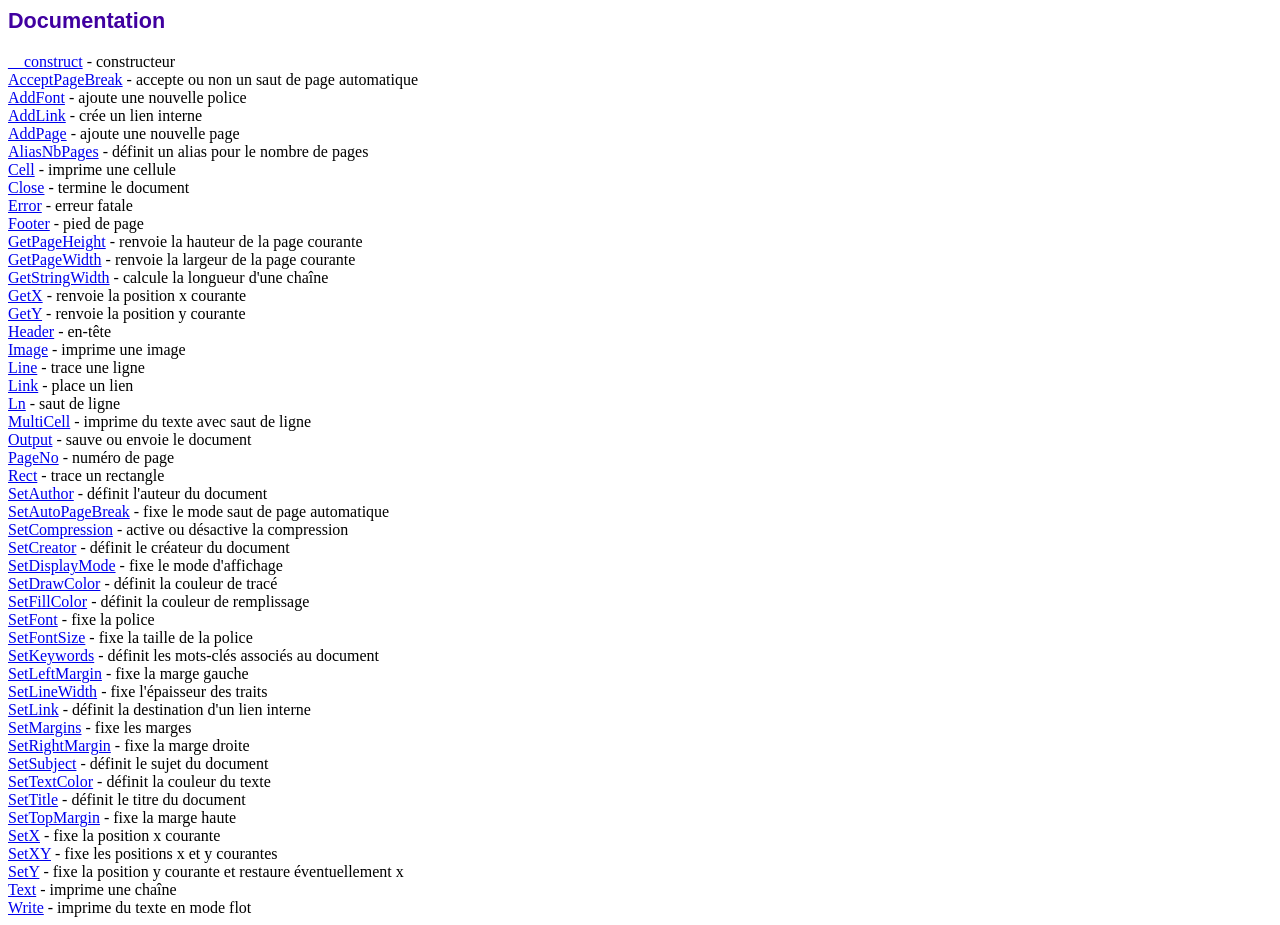
<file: app/ThirdParty/fpdf186/doc/index.htm>
<!DOCTYPE html PUBLIC "-//W3C//DTD HTML 4.01 Transitional//EN">
<html>
<head>
<meta http-equiv="Content-Type" content="text/html; charset=UTF-8">
<title>Documentation</title>
<link type="text/css" rel="stylesheet" href="../fpdf.css">
</head>
<body>
<h1>Documentation</h1>
<a href="__construct.htm">__construct</a> - constructeur<br>
<a href="acceptpagebreak.htm">AcceptPageBreak</a> - accepte ou non un saut de page automatique<br>
<a href="addfont.htm">AddFont</a> - ajoute une nouvelle police<br>
<a href="addlink.htm">AddLink</a> - crée un lien interne<br>
<a href="addpage.htm">AddPage</a> - ajoute une nouvelle page<br>
<a href="aliasnbpages.htm">AliasNbPages</a> - définit un alias pour le nombre de pages<br>
<a href="cell.htm">Cell</a> - imprime une cellule<br>
<a href="close.htm">Close</a> - termine le document<br>
<a href="error.htm">Error</a> - erreur fatale<br>
<a href="footer.htm">Footer</a> - pied de page<br>
<a href="getpageheight.htm">GetPageHeight</a> - renvoie la hauteur de la page courante<br>
<a href="getpagewidth.htm">GetPageWidth</a> - renvoie la largeur de la page courante<br>
<a href="getstringwidth.htm">GetStringWidth</a> - calcule la longueur d'une chaîne<br>
<a href="getx.htm">GetX</a> - renvoie la position x courante<br>
<a href="gety.htm">GetY</a> - renvoie la position y courante<br>
<a href="header.htm">Header</a> - en-tête<br>
<a href="image.htm">Image</a> - imprime une image<br>
<a href="line.htm">Line</a> - trace une ligne<br>
<a href="link.htm">Link</a> - place un lien<br>
<a href="ln.htm">Ln</a> - saut de ligne<br>
<a href="multicell.htm">MultiCell</a> - imprime du texte avec saut de ligne<br>
<a href="output.htm">Output</a> - sauve ou envoie le document<br>
<a href="pageno.htm">PageNo</a> - numéro de page<br>
<a href="rect.htm">Rect</a> - trace un rectangle<br>
<a href="setauthor.htm">SetAuthor</a> - définit l'auteur du document<br>
<a href="setautopagebreak.htm">SetAutoPageBreak</a> - fixe le mode saut de page automatique<br>
<a href="setcompression.htm">SetCompression</a> - active ou désactive la compression<br>
<a href="setcreator.htm">SetCreator</a> - définit le créateur du document<br>
<a href="setdisplaymode.htm">SetDisplayMode</a> - fixe le mode d'affichage<br>
<a href="setdrawcolor.htm">SetDrawColor</a> - définit la couleur de tracé<br>
<a href="setfillcolor.htm">SetFillColor</a> - définit la couleur de remplissage<br>
<a href="setfont.htm">SetFont</a> - fixe la police<br>
<a href="setfontsize.htm">SetFontSize</a> - fixe la taille de la police<br>
<a href="setkeywords.htm">SetKeywords</a> - définit les mots-clés associés au document<br>
<a href="setleftmargin.htm">SetLeftMargin</a> - fixe la marge gauche<br>
<a href="setlinewidth.htm">SetLineWidth</a> - fixe l'épaisseur des traits<br>
<a href="setlink.htm">SetLink</a> - définit la destination d'un lien interne<br>
<a href="setmargins.htm">SetMargins</a> - fixe les marges<br>
<a href="setrightmargin.htm">SetRightMargin</a> - fixe la marge droite<br>
<a href="setsubject.htm">SetSubject</a> - définit le sujet du document<br>
<a href="settextcolor.htm">SetTextColor</a> - définit la couleur du texte<br>
<a href="settitle.htm">SetTitle</a> - définit le titre du document<br>
<a href="settopmargin.htm">SetTopMargin</a> - fixe la marge haute<br>
<a href="setx.htm">SetX</a> - fixe la position x courante<br>
<a href="setxy.htm">SetXY</a> - fixe les positions x et y courantes<br>
<a href="sety.htm">SetY</a> - fixe la position y courante et restaure éventuellement x<br>
<a href="text.htm">Text</a> - imprime une chaîne<br>
<a href="write.htm">Write</a> - imprime du texte en mode flot<br>
</body>
</html>
</file>
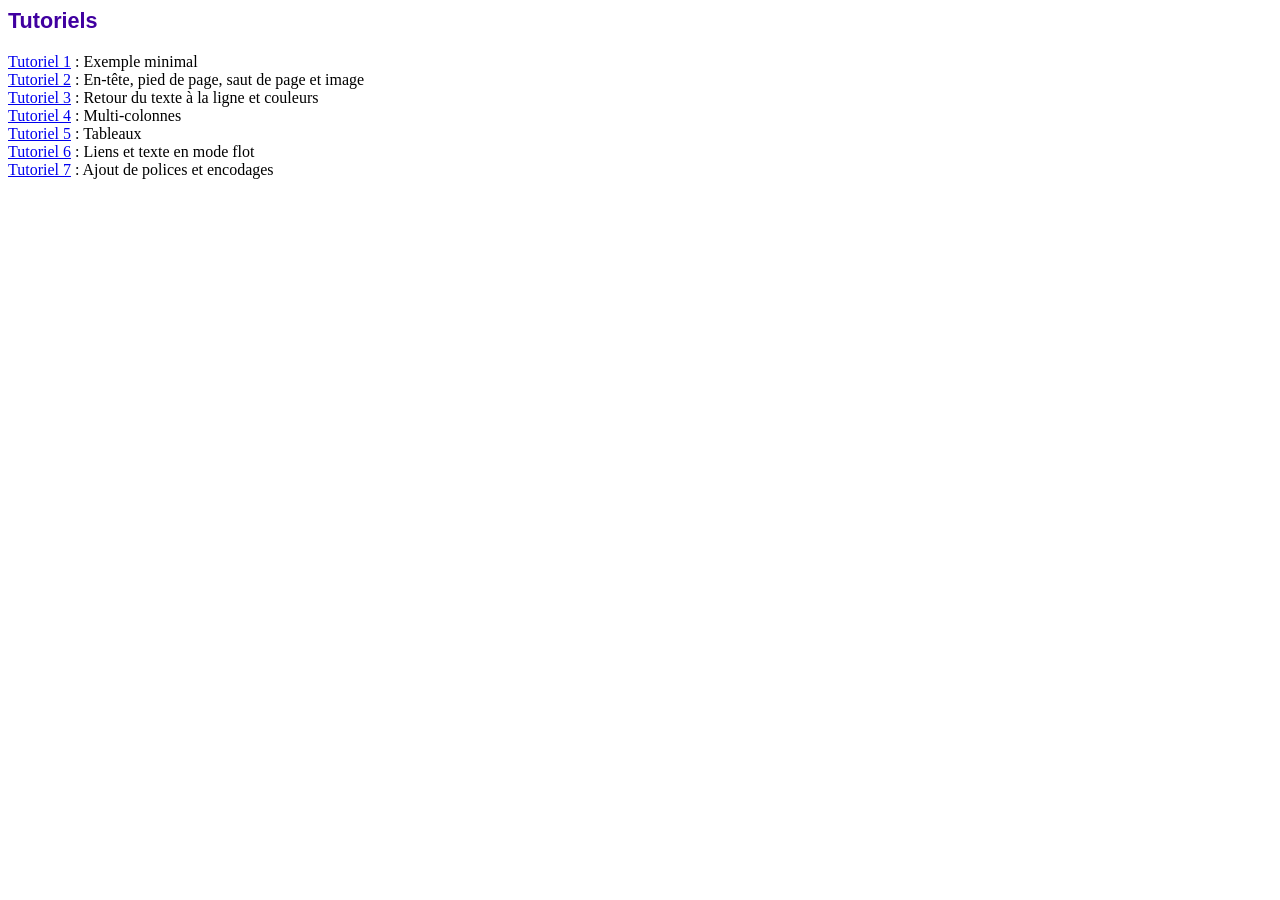
<file: app/ThirdParty/fpdf186/tutorial/index.htm>
<!DOCTYPE html PUBLIC "-//W3C//DTD HTML 4.01 Transitional//EN">
<html>
<head>
<meta http-equiv="Content-Type" content="text/html; charset=UTF-8">
<title>Tutoriels</title>
<link type="text/css" rel="stylesheet" href="../fpdf.css">
</head>
<body>
<h1>Tutoriels</h1>
<ul style="list-style-type:none; margin-left:0; padding-left:0">
<li><a href="tuto1.htm">Tutoriel 1</a> : Exemple minimal</li>
<li><a href="tuto2.htm">Tutoriel 2</a> : En-tête, pied de page, saut de page et image</li>
<li><a href="tuto3.htm">Tutoriel 3</a> : Retour du texte à la ligne et couleurs</li>
<li><a href="tuto4.htm">Tutoriel 4</a> : Multi-colonnes</li>
<li><a href="tuto5.htm">Tutoriel 5</a> : Tableaux</li>
<li><a href="tuto6.htm">Tutoriel 6</a> : Liens et texte en mode flot</li>
<li><a href="tuto7.htm">Tutoriel 7</a> : Ajout de polices et encodages</li>
</ul>
</body>
</html>
</file>
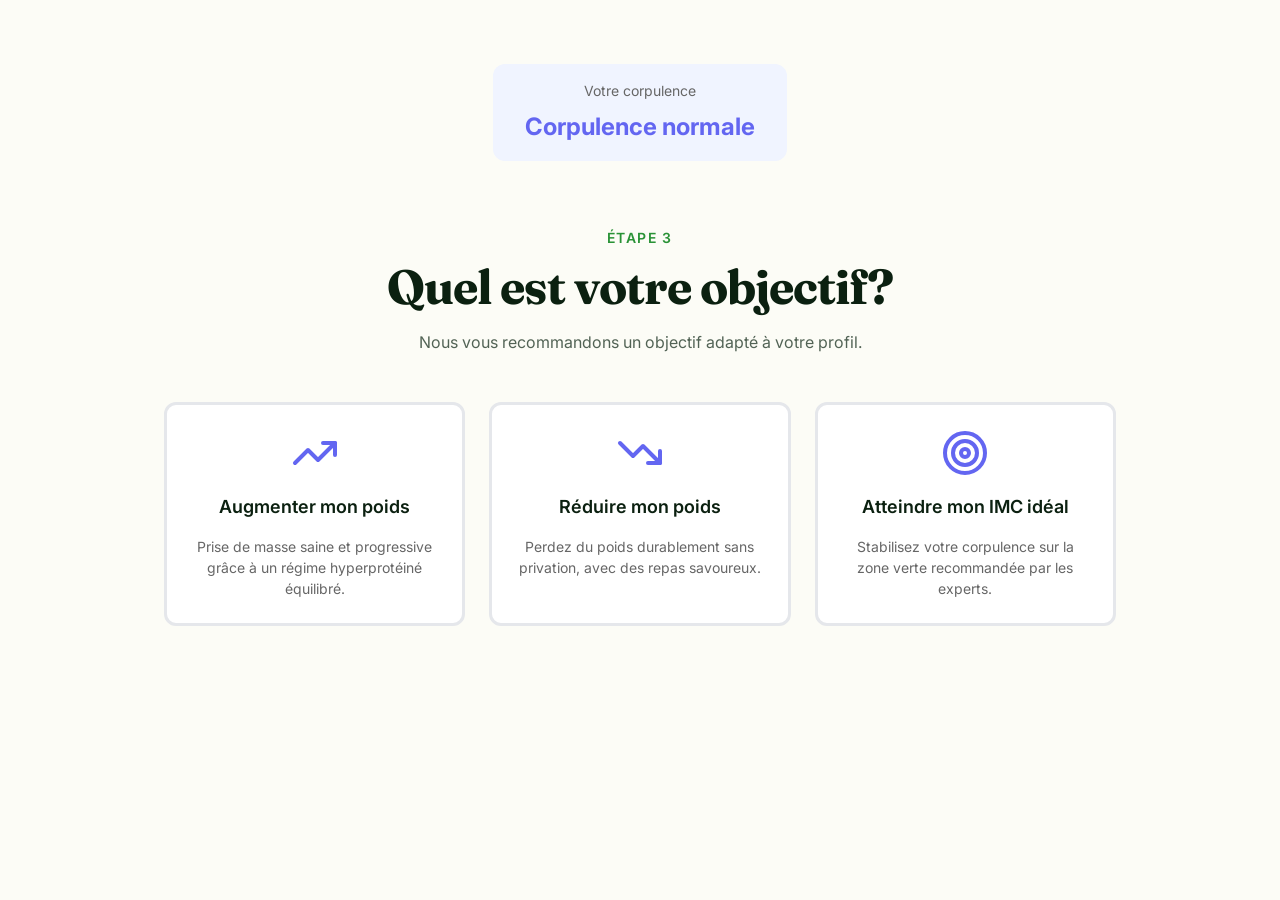
<file: templateregime/choose_obj.html>
<!doctype html>
<html lang="fr">
<head>
<meta charset="utf-8" />
<meta name="viewport" content="width=device-width,initial-scale=1" />
<title>KomGem — Choisir votre objectif</title>
<meta name="description" content="Sélectionnez votre objectif et commencez votre transformation avec KomGem." />
<link rel="preconnect" href="https://fonts.googleapis.com">
<link rel="preconnect" href="https://fonts.gstatic.com" crossorigin>
<link href="https://fonts.googleapis.com/css2?family=Fraunces:opsz,wght@9..144,600;9..144,700&family=Inter:wght@400;500;600;700&display=swap" rel="stylesheet">
<link rel="stylesheet" href="styles.css" />
</head>
<body>

<!-- Reusable inline SVG icons -->
<svg width="0" height="0" style="position:absolute" aria-hidden="true">
  <defs>
    <symbol id="i-leaf" viewBox="0 0 24 24" fill="none" stroke="currentColor" stroke-width="2" stroke-linecap="round" stroke-linejoin="round"><path d="M11 20A7 7 0 0 1 4 13c0-7 6-9 17-9 0 11-2 17-9 17a7 7 0 0 1-2-.5"/><path d="M2 22 17 7"/></symbol>
    <symbol id="i-trend-up" viewBox="0 0 24 24" fill="none" stroke="currentColor" stroke-width="2" stroke-linecap="round" stroke-linejoin="round"><polyline points="22 7 13.5 15.5 8.5 10.5 2 17"/><polyline points="16 7 22 7 22 13"/></symbol>
    <symbol id="i-trend-down" viewBox="0 0 24 24" fill="none" stroke="currentColor" stroke-width="2" stroke-linecap="round" stroke-linejoin="round"><polyline points="22 17 13.5 8.5 8.5 13.5 2 7"/><polyline points="16 17 22 17 22 11"/></symbol>
    <symbol id="i-target" viewBox="0 0 24 24" fill="none" stroke="currentColor" stroke-width="2" stroke-linecap="round" stroke-linejoin="round"><circle cx="12" cy="12" r="10"/><circle cx="12" cy="12" r="6"/><circle cx="12" cy="12" r="2"/></symbol>
    <symbol id="i-check" viewBox="0 0 24 24" fill="none" stroke="currentColor" stroke-width="2.5" stroke-linecap="round" stroke-linejoin="round"><polyline points="20 6 9 17 4 12"/></symbol>
    <symbol id="i-sparkles" viewBox="0 0 24 24" fill="none" stroke="currentColor" stroke-width="2" stroke-linecap="round" stroke-linejoin="round"><path d="m12 3-1.9 5.8a2 2 0 0 1-1.3 1.3L3 12l5.8 1.9a2 2 0 0 1 1.3 1.3L12 21l1.9-5.8a2 2 0 0 1 1.3-1.3L21 12l-5.8-1.9a2 2 0 0 1-1.3-1.3Z"/><path d="M5 3v4"/><path d="M19 17v4"/><path d="M3 5h4"/><path d="M17 19h4"/></symbol>
  </defs>
</svg>

<section style="padding:4rem 1rem">
  <div class="container-narrow">
    
    <!-- Catégorie IMC -->
    <div style="text-align:center;margin-bottom:3rem">
      <div style="display:inline-block;padding:1rem 2rem;background:#f0f4ff;border-radius:12px;margin-bottom:1rem">
        <div style="font-size:0.875rem;color:#666;margin-bottom:0.5rem">Votre corpulence</div>
        <div style="font-size:1.5rem;font-weight:700;color:#6366f1" id="imc-category">Corpulence normale</div>
      </div>
    </div>

    <div class="section-title" style="text-align:center;margin-bottom:3rem">
      <span class="eyebrow">Étape 3</span>
      <h2 class="h2">Quel est votre objectif?</h2>
      <p class="section-sub">Nous vous recommandons un objectif adapté à votre profil.</p>
    </div>

    <!-- Grille des objectifs -->
    <div class="grid-3" style="margin-bottom:3rem" id="objectives-grid">
      <!-- Les boutons objectifs seront générés par JavaScript -->
    </div>

    <!-- Section d'entrée de valeur objectif -->
    <div class="imc-card" style="max-width:500px;margin:0 auto;display:none" id="target-input-section">
      <form id="objective-form" style="display:flex;flex-direction:column;gap:1.5rem">
        <div style="text-align:center">
          <h3 style="margin:0;margin-bottom:0.5rem" id="target-label">Votre objectif</h3>
          <p style="font-size:0.875rem;color:#666;margin:0" id="target-desc">Entrez la valeur désirée</p>
        </div>

        <div class="field">
          <label for="target-value" id="target-input-label">Poids cible (kg) *</label>
          <input type="number" id="target-value" name="target-value" required placeholder="70" min="20" max="300" step="0.1">
          <span class="error-msg" id="target-error"></span>
        </div>

        <button type="submit" class="btn btn-primary" style="width:100%">Let's go make you filter 🚀</button>
      </form>
    </div>

    <!-- Recommandation -->
    <div style="padding:1.5rem;background:#fef3c7;border-left:4px solid #f59e0b;border-radius:8px;margin-top:2rem;display:none" id="recommendation-box">
      <div style="display:flex;gap:1rem;align-items:flex-start">
        <svg style="width:24px;height:24px;color:#f59e0b;flex-shrink:0;margin-top:0.25rem"><use href="#i-sparkles"/></svg>
        <div>
          <div style="font-weight:600;color:#92400e">Recommandation</div>
          <p style="margin:0.5rem 0 0;font-size:0.875rem;color:#78350f" id="recommendation-text">Nous recommandons de maintenir votre poids pour rester en bonne santé.</p>
        </div>
      </div>
    </div>
  </div>
</section>

<style>
.objective-btn {
  padding: 1.5rem;
  border: 3px solid #e5e7eb;
  border-radius: 12px;
  background: white;
  cursor: pointer;
  transition: all 0.3s;
  text-align: center;
  display: flex;
  flex-direction: column;
  align-items: center;
  gap: 1rem;
}

.objective-btn:hover {
  border-color: #6366f1;
  background: #f0f4ff;
}

.objective-btn.selected {
  border-color: #6366f1;
  background: #6366f1;
  color: white;
}

.objective-btn.selected svg {
  color: white;
}

.objective-icon {
  width: 48px;
  height: 48px;
  color: #6366f1;
}

.objective-btn.selected .objective-icon {
  color: white;
}

.objective-title {
  font-weight: 600;
  font-size: 1.125rem;
}

.objective-desc {
  font-size: 0.875rem;
  color: #666;
}

.objective-btn.selected .objective-desc {
  color: rgba(255, 255, 255, 0.9);
}

.field { display: flex; flex-direction: column; gap: 0.5rem; }
.field label { font-weight: 500; color: #1a1a1a; }
.field input { padding: 0.75rem; border: 2px solid #ddd; border-radius: 8px; font-size: 1rem; transition: border-color 0.2s; }
.field input:focus { outline: none; border-color: #6366f1; }
.field input.error { border-color: #ef4444; }
.error-msg { display: none; font-size: 0.875rem; color: #ef4444; }
.error-msg.show { display: block; }
</style>

<script>
const objectivesGrid = document.getElementById('objectives-grid');
const targetInputSection = document.getElementById('target-input-section');
const recommendationBox = document.getElementById('recommendation-box');
const objectiveForm = document.getElementById('objective-form');
const targetValue = document.getElementById('target-value');

// Données d'exemple (normalement viendrait du serveur)
let userData = {
  imc: 24.2,
  weight: 70,
  height: 170,
  recommendedWeight: 66 // IMC idéal ~22-24
};

// Déterminer la catégorie IMC
function getImcCategory(imc) {
  if (imc < 18.5) return 'Insuffisance pondérale';
  if (imc < 25) return 'Corpulence normale';
  if (imc < 30) return 'Surpoids';
  return 'Obésité';
}

function getRecommendation(imc) {
  if (imc < 18.5) return {
    title: 'Augmenter mon poids',
    text: 'Vous êtes en insuffisance pondérale. Nous recommandons une prise de masse progressive et saine.'
  };
  if (imc < 25) return {
    title: 'Maintenir mon poids',
    text: 'Vous êtes en bonne santé. Nous recommandons de maintenir votre poids actuel et une activité régulière.'
  };
  if (imc < 30) return {
    title: 'Réduire mon poids',
    text: 'Vous êtes en surpoids. Nous recommandons une perte de poids progressive pour atteindre votre IMC idéal.'
  };
  return {
    title: 'Réduire mon poids',
    text: 'Nous recommandons une perte de poids pour votre santé et bien-être.'
  };
}

// Données des objectifs
const objectives = [
  {
    id: 'gain',
    title: 'Augmenter mon poids',
    description: 'Prise de masse saine et progressive grâce à un régime hyperprotéiné équilibré.',
    icon: 'i-trend-up',
    inputLabel: 'Poids cible (kg)',
    formula: (w) => w + 5
  },
  {
    id: 'loss',
    title: 'Réduire mon poids',
    description: 'Perdez du poids durablement sans privation, avec des repas savoureux.',
    icon: 'i-trend-down',
    inputLabel: 'Poids cible (kg)',
    formula: (w) => w - 5
  },
  {
    id: 'maintain',
    title: 'Atteindre mon IMC idéal',
    description: 'Stabilisez votre corpulence sur la zone verte recommandée par les experts.',
    icon: 'i-target',
    inputLabel: 'Poids cible (kg)',
    formula: (w) => userData.recommendedWeight
  }
];

// Afficher la catégorie IMC
document.getElementById('imc-category').textContent = getImcCategory(userData.imc);

// Créer les boutons objectifs
objectives.forEach(obj => {
  const btn = document.createElement('button');
  btn.type = 'button';
  btn.className = 'objective-btn';
  btn.innerHTML = `
    <svg class="objective-icon"><use href="#${obj.icon}"/></svg>
    <div class="objective-title">${obj.title}</div>
    <div class="objective-desc">${obj.description}</div>
  `;
  
  btn.addEventListener('click', () => {
    // Déselectionner les autres
    document.querySelectorAll('.objective-btn').forEach(b => b.classList.remove('selected'));
    btn.classList.add('selected');
    
    // Afficher la section d'entrée
    targetInputSection.style.display = 'block';
    
    // Mettre à jour les labels
    document.getElementById('target-label').textContent = obj.title;
    document.getElementById('target-input-label').textContent = obj.inputLabel;
    
    // Calculer et préremplir la valeur recommandée
    const recommendedValue = obj.formula(userData.weight);
    targetValue.value = recommendedValue.toFixed(1);
    
    // Afficher la recommandation
    const rec = getRecommendation(userData.imc);
    if (rec.title === obj.title) {
      recommendationBox.style.display = 'block';
      document.getElementById('recommendation-text').textContent = rec.text;
    } else {
      recommendationBox.style.display = 'none';
    }
    
    // Scroll vers la section
    targetInputSection.scrollIntoView({ behavior: 'smooth', block: 'start' });
  });
  
  objectivesGrid.appendChild(btn);
});

// Gestion de la soumission du formulaire
objectiveForm.addEventListener('submit', async (e) => {
  e.preventDefault();
  
  const targetVal = parseFloat(targetValue.value);
  const errorEl = document.getElementById('target-error');
  
  // Réinitialiser les erreurs
  errorEl.classList.remove('show');
  targetValue.classList.remove('error');
  
  // Validation
  if (!targetVal || targetVal < 20 || targetVal > 300) {
    errorEl.textContent = 'Veuillez entrer une valeur valide (20-300 kg)';
    errorEl.classList.add('show');
    targetValue.classList.add('error');
    return;
  }
  
  try {
    // Simuler un appel AJAX / API
    console.log({
      objective: document.querySelector('.objective-btn.selected .objective-title').textContent,
      targetWeight: targetVal
    });
    
    // Redirection
    window.location.href = 'index.html#regimes';
  } catch (error) {
    console.error('Erreur:', error);
  }
});
</script>

</body>
</html>
</file>
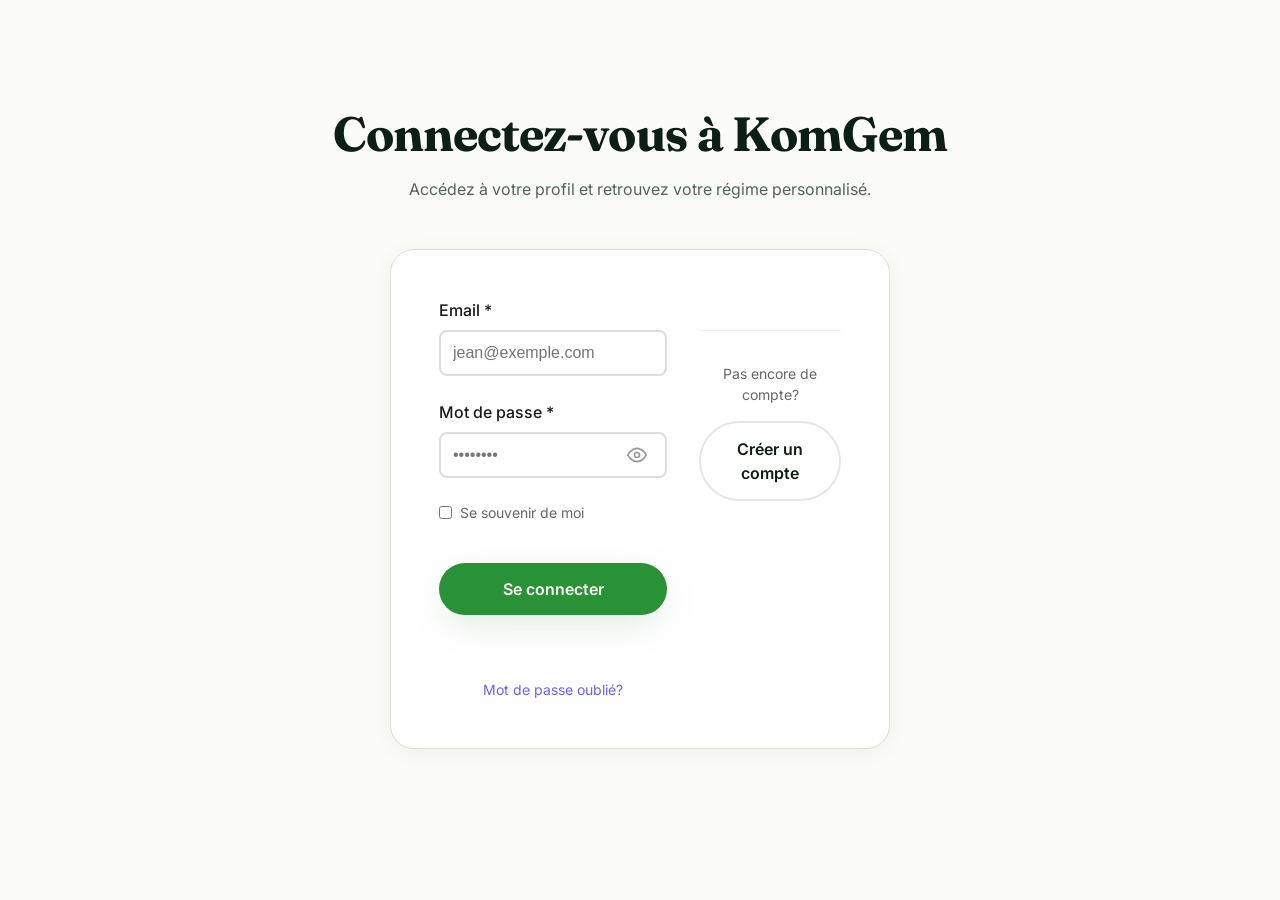
<file: templateregime/connection.html>
<!doctype html>
<html lang="fr">
<head>
<meta charset="utf-8" />
<meta name="viewport" content="width=device-width,initial-scale=1" />
<title>KomGem — Connexion</title>
<meta name="description" content="Connectez-vous à KomGem et retrouvez votre régime personnalisé." />
<link rel="preconnect" href="https://fonts.googleapis.com">
<link rel="preconnect" href="https://fonts.gstatic.com" crossorigin>
<link href="https://fonts.googleapis.com/css2?family=Fraunces:opsz,wght@9..144,600;9..144,700&family=Inter:wght@400;500;600;700&display=swap" rel="stylesheet">
<link rel="stylesheet" href="styles.css" />
</head>
<body>

<!-- Reusable inline SVG icons -->
<svg width="0" height="0" style="position:absolute" aria-hidden="true">
  <defs>
    <symbol id="i-leaf" viewBox="0 0 24 24" fill="none" stroke="currentColor" stroke-width="2" stroke-linecap="round" stroke-linejoin="round"><path d="M11 20A7 7 0 0 1 4 13c0-7 6-9 17-9 0 11-2 17-9 17a7 7 0 0 1-2-.5"/><path d="M2 22 17 7"/></symbol>
    <symbol id="i-check" viewBox="0 0 24 24" fill="none" stroke="currentColor" stroke-width="2.5" stroke-linecap="round" stroke-linejoin="round"><polyline points="20 6 9 17 4 12"/></symbol>
    <symbol id="i-eye" viewBox="0 0 24 24" fill="none" stroke="currentColor" stroke-width="2" stroke-linecap="round" stroke-linejoin="round"><path d="M1 12s4-8 11-8 11 8 11 8-4 8-11 8-11-8-11-8z"/><circle cx="12" cy="12" r="3"/></symbol>
    <symbol id="i-eye-off" viewBox="0 0 24 24" fill="none" stroke="currentColor" stroke-width="2" stroke-linecap="round" stroke-linejoin="round"><path d="M17.94 17.94A10.07 10.07 0 0 1 12 20c-7 0-11-8-11-8a18.45 18.45 0 0 1 5.06-5.94M9.9 4.24A9.12 9.12 0 0 1 12 4c7 0 11 8 11 8a18.5 18.5 0 0 1-2.16 3.19m-6.72-1.07a3 3 0 1 1-4.24-4.24"/><line x1="1" y1="1" x2="23" y2="23"/></symbol>
  </defs>
</svg>


<section style="padding:6rem 1rem">
  <div class="container-narrow">
    <div class="section-title" style="text-align:center;margin-bottom:3rem">
      <h1 class="h2">Connectez-vous à KomGem</h1>
      <p class="section-sub">Accédez à votre profil et retrouvez votre régime personnalisé.</p>
    </div>

    <div class="imc-card" style="max-width:500px;margin:0 auto">
      <form id="login-form" style="display:flex;flex-direction:column;gap:1.5rem">
        
        <!-- Email -->
        <div class="field">
          <label for="email">Email *</label>
          <input type="email" id="email" name="email" required placeholder="jean@exemple.com" autocomplete="email">
          <span class="error-msg" id="email-error"></span>
        </div>

        <!-- Mot de passe -->
        <div class="field">
          <label for="password">Mot de passe *</label>
          <div class="password-wrapper">
            <input type="password" id="password" name="password" required placeholder="••••••••" autocomplete="current-password">
            <button type="button" class="toggle-password" id="toggle-password" title="Afficher le mot de passe">
              <svg class="icon" style="width:20px;height:20px"><use href="#i-eye"/></svg>
            </button>
          </div>
          <span class="error-msg" id="password-error"></span>
        </div>

        <!-- Checkbox Se souvenir -->
        <div class="checkbox-wrapper">
          <label class="checkbox-label">
            <input type="checkbox" id="remember" name="remember">
            <span>Se souvenir de moi</span>
          </label>
        </div>

        <!-- Bouton submit -->
        <button type="submit" class="btn btn-primary" style="margin-top:1rem;width:100%">Se connecter</button>
        
        <!-- Message d'erreur général -->
        <div id="error-msg" style="display:none;padding:1rem;background:#fee;border-radius:8px;color:#dc2626;text-align:center;font-size:0.875rem">
          Email ou mot de passe incorrect
        </div>
        
        <!-- Message succès -->
        <div id="success-msg" style="display:none;padding:1rem;background:#e8f5e9;border-radius:8px;color:#2e7d32;text-align:center">
          <svg class="icon" style="width:20px;height:20px;display:inline;margin-right:0.5rem"><use href="#i-check"/></svg>
          Connexion réussie!
        </div>
      </form>

      <div style="margin-top:2rem;border-top:1px solid #eee;padding-top:2rem;text-align:center">
        <p style="font-size:0.875rem;color:#666;margin:0">Pas encore de compte?</p>
        <a href="inscription.html" class="btn btn-outline" style="margin-top:1rem;width:100%;display:block">Créer un compte</a>
      </div>

      <p style="text-align:center;margin-top:2rem;font-size:0.875rem;color:#999">
        <a href="#" style="color:#6366f1;text-decoration:none">Mot de passe oublié?</a>
      </p>
    </div>
  </div>
</section>


<style>
.field { display: flex; flex-direction: column; gap: 0.5rem; }
.field label { font-weight: 500; color: #1a1a1a; }
.password-wrapper { position: relative; display: flex; align-items: center; }
.password-wrapper input { padding: 0.75rem; border: 2px solid #ddd; border-radius: 8px; font-size: 1rem; width: 100%; transition: border-color 0.2s; }
.password-wrapper input:focus { outline: none; border-color: #6366f1; }
.toggle-password { position: absolute; right: 0.75rem; background: none; border: none; cursor: pointer; color: #999; padding: 0.5rem; display: flex; align-items: center; justify-content: center; }
.toggle-password:hover { color: #6366f1; }
.field input[type="email"] { padding: 0.75rem; border: 2px solid #ddd; border-radius: 8px; font-size: 1rem; transition: border-color 0.2s; }
.field input[type="email"]:focus { outline: none; border-color: #6366f1; }
.field input.error { border-color: #ef4444; }
.error-msg { display: none; font-size: 0.875rem; color: #ef4444; }
.error-msg.show { display: block; }
.checkbox-wrapper { display: flex; align-items: center; }
.checkbox-label { display: flex; align-items: center; gap: 0.5rem; cursor: pointer; font-weight: 400; font-size: 0.875rem; color: #666; }
.checkbox-label input { margin: 0; width: auto; cursor: pointer; }
</style>

<script>
const form = document.getElementById('login-form');
const successMsg = document.getElementById('success-msg');
const errorMsg = document.getElementById('error-msg');
const emailInput = document.getElementById('email');
const passwordInput = document.getElementById('password');
const togglePasswordBtn = document.getElementById('toggle-password');
const eyeIcon = togglePasswordBtn.querySelector('svg use');

// Toggle affichage/masquage mot de passe
togglePasswordBtn.addEventListener('click', (e) => {
  e.preventDefault();
  const type = passwordInput.type === 'password' ? 'text' : 'password';
  passwordInput.type = type;
  eyeIcon.setAttribute('href', type === 'password' ? '#i-eye' : '#i-eye-off');
});

form.addEventListener('submit', async (e) => {
  e.preventDefault();
  
  // Récupérer les valeurs
  const email = emailInput.value.trim();
  const password = passwordInput.value;
  
  // Réinitialiser les erreurs
  document.querySelectorAll('.error-msg').forEach(el => el.classList.remove('show'));
  document.querySelectorAll('input[type="email"], input[type="password"]').forEach(el => el.classList.remove('error'));
  errorMsg.style.display = 'none';
  
  let isValid = true;
  
  // Validation email
  const emailRegex = /^[^\s@]+@[^\s@]+\.[^\s@]+$/;
  if (!email || !emailRegex.test(email)) {
    document.getElementById('email-error').textContent = 'Email invalide';
    document.getElementById('email-error').classList.add('show');
    emailInput.classList.add('error');
    isValid = false;
  }
  
  // Validation mot de passe
  if (!password || password.length < 1) {
    document.getElementById('password-error').textContent = 'Veuillez entrer votre mot de passe';
    document.getElementById('password-error').classList.add('show');
    passwordInput.classList.add('error');
    isValid = false;
  }
  
  if (isValid) {
    try {
      // Simuler un appel AJAX vers le serveur
      // En production: POST /api/login avec {email, password}
      console.log({email, password, remember: document.getElementById('remember').checked});
      
      // Simuler une vérification (dans une vraie app, c'est le serveur qui valide)
      // Pour la démo, accepter les identifiants: test@exemple.com / password123
      if (email === 'test@exemple.com' && password === 'password123') {
        // Connexion réussie
        form.style.display = 'none';
        successMsg.style.display = 'block';
        
        // Redirection après 2 secondes
        setTimeout(() => {
          window.location.href = 'index.html#profil';
        }, 2000);
      } else {
        // Identifiants incorrects
        errorMsg.style.display = 'block';
        emailInput.classList.add('error');
        passwordInput.classList.add('error');
      }
    } catch (error) {
      console.error('Erreur:', error);
      errorMsg.style.display = 'block';
    }
  }
});
</script>

</body>
</html>
</file>
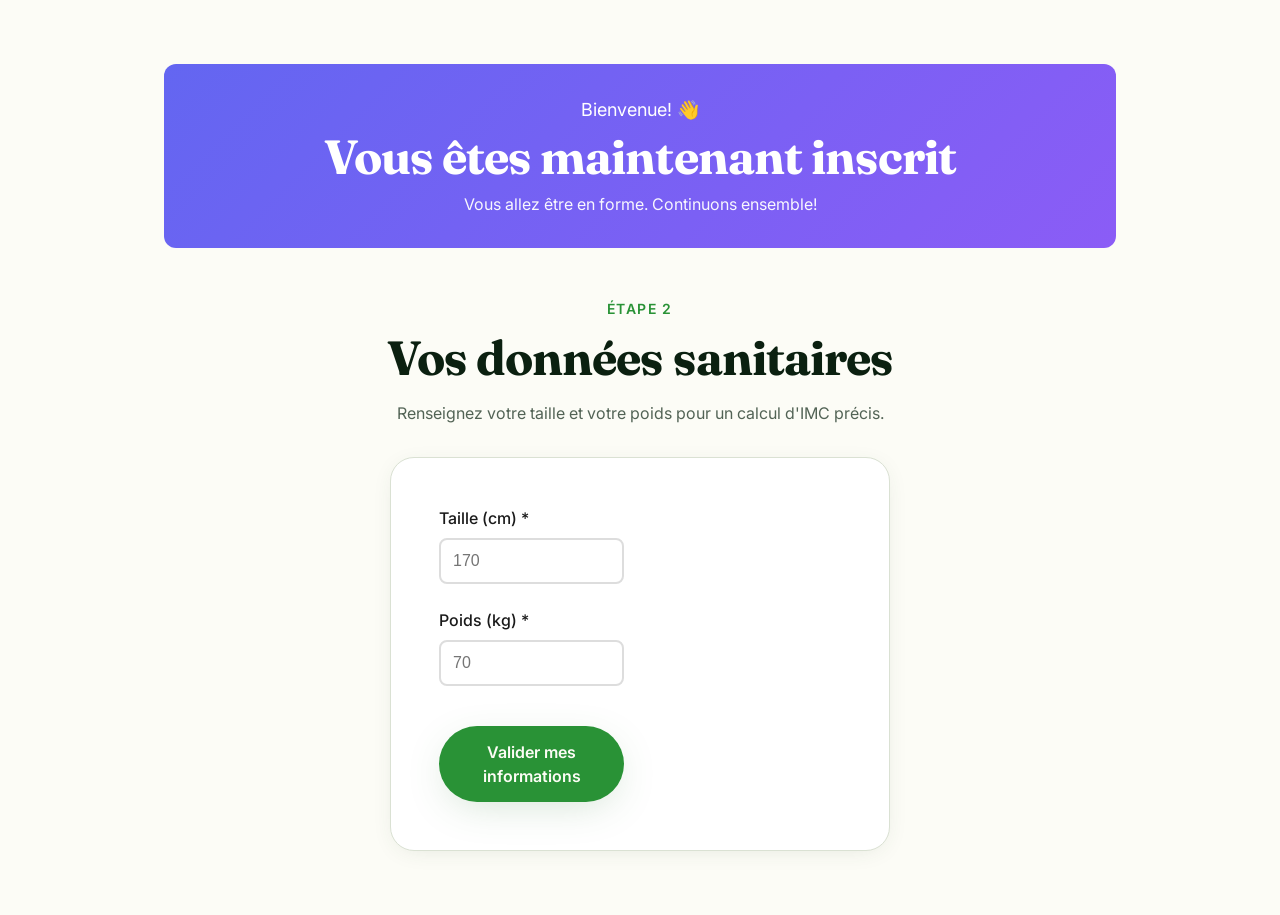
<file: templateregime/information.html>
<!doctype html>
<html lang="fr">
<head>
<meta charset="utf-8" />
<meta name="viewport" content="width=device-width,initial-scale=1" />
<title>NutriPlan — Informations sanitaires</title>
<meta name="description" content="Renseignez vos informations sanitaires pour un régime parfaitement adapté." />
<link rel="preconnect" href="https://fonts.googleapis.com">
<link rel="preconnect" href="https://fonts.gstatic.com" crossorigin>
<link href="https://fonts.googleapis.com/css2?family=Fraunces:opsz,wght@9..144,600;9..144,700&family=Inter:wght@400;500;600;700&display=swap" rel="stylesheet">
<link rel="stylesheet" href="styles.css" />
</head>
<body>

<!-- Reusable inline SVG icons -->
<svg width="0" height="0" style="position:absolute" aria-hidden="true">
  <defs>
    <symbol id="i-leaf" viewBox="0 0 24 24" fill="none" stroke="currentColor" stroke-width="2" stroke-linecap="round" stroke-linejoin="round"><path d="M11 20A7 7 0 0 1 4 13c0-7 6-9 17-9 0 11-2 17-9 17a7 7 0 0 1-2-.5"/><path d="M2 22 17 7"/></symbol>
    <symbol id="i-check-circle" viewBox="0 0 24 24" fill="none" stroke="currentColor" stroke-width="2" stroke-linecap="round" stroke-linejoin="round"><path d="M22 11.08V12a10 10 0 1 1-5.93-9.14"/><polyline points="22 4 12 14.01 9 11.01"/></symbol>
  </defs>
</svg>


<section style="padding:4rem 1rem">
  <div class="container-narrow">
    
    <!-- Message de bienvenue -->
    <div style="background:linear-gradient(135deg, #6366f1 0%, #8b5cf6 100%);color:white;padding:2rem;border-radius:12px;margin-bottom:3rem;text-align:center">
      <div style="font-size:1.125rem;margin-bottom:0.5rem">Bienvenue! 👋</div>
      <h1 class="h2" style="color:white;margin:0">Vous êtes maintenant inscrit</h1>
      <p style="margin-top:0.5rem;opacity:0.95">Vous allez être en forme. Continuons ensemble!</p>
    </div>

    <div class="section-title" style="text-align:center;margin-bottom:2rem">
      <span class="eyebrow">Étape 2</span>
      <h2 class="h2">Vos données sanitaires</h2>
      <p class="section-sub">Renseignez votre taille et votre poids pour un calcul d'IMC précis.</p>
    </div>

    <div class="imc-card" style="max-width:500px;margin:0 auto">
      <form id="health-form" style="display:flex;flex-direction:column;gap:1.5rem">
        
        <!-- Taille -->
        <div class="field">
          <label for="height">Taille (cm) *</label>
          <input type="number" id="height" name="height" required placeholder="170" min="100" max="250" step="1">
          <span class="error-msg" id="height-error"></span>
        </div>

        <!-- Poids -->
        <div class="field">
          <label for="weight">Poids (kg) *</label>
          <input type="number" id="weight" name="weight" required placeholder="70" min="20" max="300" step="0.1">
          <span class="error-msg" id="weight-error"></span>
        </div>

        <!-- Calcul IMC en temps réel -->
        <div style="padding:1rem;background:#f0f4ff;border-radius:8px;text-align:center;display:none" id="imc-preview">
          <div style="font-size:0.875rem;color:#666;margin-bottom:0.5rem">Votre IMC estimé</div>
          <div style="font-size:2rem;font-weight:700;color:#6366f1" id="preview-imc">--</div>
          <div style="font-size:0.875rem;color:#666;margin-top:0.5rem" id="preview-category">--</div>
        </div>

        <!-- Bouton submit -->
        <button type="submit" class="btn btn-primary" style="margin-top:1rem;width:100%">Valider mes informations</button>
        
        <!-- Message succès -->
        <div id="success-msg" style="display:none;padding:1.5rem;background:#e8f5e9;border-radius:8px;text-align:center">
          <svg class="icon" style="width:24px;height:24px;display:block;margin:0 auto 0.5rem;color:#2e7d32"><use href="#i-check-circle"/></svg>
          <div style="color:#2e7d32;font-weight:600">Données enregistrées!</div>
          <p style="font-size:0.875rem;color:#2e7d32;margin-top:0.5rem">Nous vous redirigeons vers l'étape suivante...</p>
        </div>
      </form>
    </div>
  </div>
</section>

<style>
.field { display: flex; flex-direction: column; gap: 0.5rem; }
.field label { font-weight: 500; color: #1a1a1a; }
.field input { padding: 0.75rem; border: 2px solid #ddd; border-radius: 8px; font-size: 1rem; transition: border-color 0.2s; }
.field input:focus { outline: none; border-color: #6366f1; }
.field input.error { border-color: #ef4444; }
.error-msg { display: none; font-size: 0.875rem; color: #ef4444; }
.error-msg.show { display: block; }
</style>

<script>
const form = document.getElementById('health-form');
const successMsg = document.getElementById('success-msg');
const heightInput = document.getElementById('height');
const weightInput = document.getElementById('weight');
const imcPreview = document.getElementById('imc-preview');
const previewImc = document.getElementById('preview-imc');
const previewCategory = document.getElementById('preview-category');

// Calcul IMC en temps réel
function calculateIMC() {
  const height = parseFloat(heightInput.value);
  const weight = parseFloat(weightInput.value);
  
  if (height > 0 && weight > 0) {
    const imc = weight / ((height / 100) ** 2);
    previewImc.textContent = imc.toFixed(1);
    
    let category = '';
    if (imc < 18.5) category = 'Insuffisance pondérale';
    else if (imc < 25) category = 'Corpulence normale';
    else if (imc < 30) category = 'Surpoids';
    else category = 'Obésité';
    
    previewCategory.textContent = category;
    imcPreview.style.display = 'block';
  } else {
    imcPreview.style.display = 'none';
  }
}

heightInput.addEventListener('input', calculateIMC);
weightInput.addEventListener('input', calculateIMC);

form.addEventListener('submit', async (e) => {
  e.preventDefault();
  
  const height = parseFloat(heightInput.value);
  const weight = parseFloat(weightInput.value);
  
  // Réinitialiser les erreurs
  document.querySelectorAll('.error-msg').forEach(el => el.classList.remove('show'));
  document.querySelectorAll('input').forEach(el => el.classList.remove('error'));
  
  let isValid = true;
  
  // Validation taille
  if (!height || height < 100 || height > 250) {
    document.getElementById('height-error').textContent = 'Veuillez entrer une taille valide (100-250 cm)';
    document.getElementById('height-error').classList.add('show');
    heightInput.classList.add('error');
    isValid = false;
  }
  
  // Validation poids
  if (!weight || weight < 20 || weight > 300) {
    document.getElementById('weight-error').textContent = 'Veuillez entrer un poids valide (20-300 kg)';
    document.getElementById('weight-error').classList.add('show');
    weightInput.classList.add('error');
    isValid = false;
  }
  
  if (isValid) {
    try {
      // Simuler un appel AJAX / API
      console.log({height, weight});
      
      // Afficher le succès
      form.style.display = 'none';
      successMsg.style.display = 'block';
      
      // Redirection après 2 secondes
      setTimeout(() => {
        window.location.href = 'choose_obj.html';
      }, 2000);
    } catch (error) {
      console.error('Erreur:', error);
    }
  }
});
</script>

</body>
</html>
</file>
<file: app/ThirdParty/fpdf186/fpdf.css>
body {font-family:"Times New Roman",serif}
h1 {font:bold 135% Arial,sans-serif; color:#4000A0; margin-bottom:0.9em}
h2 {font:bold 95% Arial,sans-serif; color:#900000; margin-top:1.5em; margin-bottom:1em}
dl.param dt {text-decoration:underline}
dl.param dd {margin-top:1em; margin-bottom:1em}
dl.param ul {margin-top:1em; margin-bottom:1em}
tt, code, kbd {font-family:"Courier New",Courier,monospace; font-size:82%}
div.source {margin-top:1.4em; margin-bottom:1.3em}
div.source pre {display:table; border:1px solid #24246A; width:100%; margin:0em; font-family:inherit; font-size:100%}
div.source code {display:block; border:1px solid #C5C5EC; background-color:#F0F5FF; padding:6px; color:#000000}
div.doc-source {margin-top:1.4em; margin-bottom:1.3em}
div.doc-source pre {display:table; width:100%; margin:0em; font-family:inherit; font-size:100%}
div.doc-source code {display:block; background-color:#E0E0E0; padding:4px}
.kw {color:#000080; font-weight:bold}
.str {color:#CC0000}
.cmt {color:#008000}
p.demo {text-align:center; margin-top:-0.9em}
a.demo {text-decoration:none; font-weight:bold; color:#0000CC}
a.demo:link {text-decoration:none; font-weight:bold; color:#0000CC}
a.demo:hover {text-decoration:none; font-weight:bold; color:#0000FF}
a.demo:active {text-decoration:none; font-weight:bold; color:#0000FF}
</file>
<file: templateregime/styles.css>
/* KomGem – pure CSS (no Tailwind) */
:root{
  --radius:1rem;
  --background:oklch(0.99 0.008 110);
  --foreground:oklch(0.22 0.04 150);
  --card:#ffffff;
  --card-foreground:oklch(0.22 0.04 150);
  --primary:oklch(0.58 0.16 145);
  --primary-foreground:oklch(0.99 0.01 110);
  --accent:oklch(0.74 0.17 55);
  --accent-foreground:oklch(0.22 0.04 150);
  --secondary:oklch(0.96 0.03 130);
  --muted:oklch(0.96 0.015 120);
  --muted-foreground:oklch(0.48 0.03 150);
  --gold:oklch(0.78 0.14 85);
  --destructive:oklch(0.6 0.22 27);
  --border:oklch(0.9 0.02 130);
  --gradient-hero:linear-gradient(135deg,oklch(0.96 0.05 130) 0%,oklch(0.93 0.07 95) 100%);
  --gradient-primary:linear-gradient(135deg,oklch(0.62 0.16 145) 0%,oklch(0.55 0.15 160) 100%);
  --gradient-gold:linear-gradient(135deg,oklch(0.82 0.14 85) 0%,oklch(0.7 0.16 60) 100%);
  --shadow-soft:0 10px 40px -10px oklch(0.55 0.12 145 / .25);
  --shadow-card:0 4px 24px -8px oklch(0.4 0.05 150 / .15);
  --font-display:"Fraunces",Georgia,serif;
  --font-sans:"Inter",system-ui,sans-serif;
}
*{box-sizing:border-box;margin:0;padding:0;border-color:var(--border)}
html{scroll-behavior:smooth}
body{font-family:var(--font-sans);background:var(--background);color:var(--foreground);line-height:1.5;-webkit-font-smoothing:antialiased}
h1,h2,h3,h4{font-family:var(--font-display);letter-spacing:-.02em;line-height:1.1}
img{max-width:100%;display:block}
a{color:inherit;text-decoration:none}
button{font:inherit;cursor:pointer;border:none;background:none;color:inherit}
ul{list-style:none}
input[type=range]{accent-color:var(--primary)}
.icon{width:1rem;height:1rem;flex-shrink:0}
.container{max-width:1200px;margin:0 auto;padding:0 1.5rem}
.container-narrow{max-width:1000px;margin:0 auto;padding:0 1.5rem}

/* NAV */
.nav{position:sticky;top:0;z-index:40;backdrop-filter:blur(10px);background:rgba(255,255,255,.8);border-bottom:1px solid var(--border)}
.nav-inner{display:flex;align-items:center;justify-content:space-between;height:64px}
.brand{display:flex;align-items:center;gap:.5rem;font-family:var(--font-display);font-size:1.25rem;font-weight:700}
.brand-mark{width:36px;height:36px;border-radius:999px;background:var(--primary);color:var(--primary-foreground);display:grid;place-items:center}
.nav-links{display:none;gap:2rem;font-size:.875rem;font-weight:500;color:var(--muted-foreground)}
.nav-links a:hover{color:var(--foreground)}
.nav-actions{display:flex;align-items:center;gap:.75rem}
.btn-link{font-size:.875rem;font-weight:500}
.btn-link:hover{color:var(--primary)}
@media(min-width:768px){.nav-links{display:flex}}

/* Buttons */
.btn{display:inline-flex;align-items:center;justify-content:center;gap:.5rem;padding:.875rem 1.5rem;border-radius:999px;font-weight:600;transition:transform .2s, opacity .2s, background .2s, color .2s, border-color .2s}
.btn-primary{background:var(--primary);color:var(--primary-foreground);box-shadow:var(--shadow-soft)}
.btn-primary:hover{transform:scale(1.02)}
.btn-outline{border:2px solid rgba(0,0,0,.1)}
.btn-outline:hover{border-color:var(--primary);color:var(--primary)}
.btn-dark{background:var(--foreground);color:var(--background)}
.btn-dark:hover{opacity:.9}
.btn-card{background:var(--card);color:var(--foreground)}
.btn-sm{padding:.5rem 1rem;font-size:.875rem}

/* HERO */
.hero{background:var(--gradient-hero);overflow:hidden;position:relative}
.hero-grid{display:grid;gap:3rem;align-items:center;padding:5rem 0}
@media(min-width:768px){.hero-grid{grid-template-columns:1fr 1fr;padding:7rem 0}}
.badge{display:inline-flex;align-items:center;gap:.5rem;font-size:.875rem;font-weight:500;padding:.375rem .75rem;border-radius:999px;background:var(--card);border:1px solid var(--border);color:var(--primary)}
.h1{font-size:clamp(2.5rem,5vw,3.75rem);font-weight:700;margin-top:1.5rem}
.h1 .accent-text{color:var(--primary)}
.lede{margin-top:1.5rem;font-size:1.125rem;color:var(--muted-foreground);max-width:32rem}
.cta-row{margin-top:2rem;display:flex;flex-wrap:wrap;gap:1rem}
.social-proof{margin-top:2.5rem;display:flex;align-items:center;gap:1.5rem}
.avatars{display:flex}
.avatars span{width:36px;height:36px;border-radius:999px;border:2px solid var(--background);background:linear-gradient(135deg,var(--primary),var(--accent));margin-left:-8px}
.avatars span:first-child{margin-left:0}
.stars{display:flex;gap:2px;color:var(--accent)}
.stars svg{width:1rem;height:1rem;fill:currentColor}
.hero-img-wrap{position:relative}
.hero-img-wrap::before{content:"";position:absolute;inset:-1rem;border-radius:2rem;background:oklch(0.58 0.16 145 / .1);filter:blur(2rem)}
.hero-img{position:relative;border-radius:2rem;box-shadow:var(--shadow-card);width:100%;aspect-ratio:4/3;object-fit:cover}
.float-card{position:absolute;background:var(--card);border-radius:1rem;padding:1rem;box-shadow:var(--shadow-card);border:1px solid var(--border);display:flex;align-items:center;gap:.75rem}
.float-card.bl{bottom:-1.5rem;left:-1.5rem}
.float-card.tr{top:-1.5rem;right:-1.5rem}
.float-icon{width:48px;height:48px;border-radius:.75rem;display:grid;place-items:center}
.float-icon.green{background:oklch(0.58 0.16 145 / .1);color:var(--primary)}
.float-icon.orange{background:oklch(0.74 0.17 55 / .15);color:var(--accent)}
.float-card .v{font-weight:700;font-size:1.125rem}
.float-card .l{font-size:.75rem;color:var(--muted-foreground)}

/* Section */
section{padding:6rem 0}
.section-title{text-align:center;max-width:42rem;margin:0 auto}
.eyebrow{font-size:.875rem;font-weight:600;color:var(--primary);text-transform:uppercase;letter-spacing:.1em}
.h2{font-size:clamp(2rem,4vw,3rem);font-weight:700;margin-top:.75rem}
.section-sub{margin-top:1rem;color:var(--muted-foreground)}

/* IMC */
.imc-card{margin-top:3rem;display:grid;gap:2rem;background:var(--card);border-radius:1.5rem;padding:2rem;border:1px solid var(--border);box-shadow:var(--shadow-card)}
@media(min-width:768px){.imc-card{grid-template-columns:1fr 1fr;padding:3rem}}
.field{display:block}
.field-label{font-size:.875rem;font-weight:600}
.toggle{margin-top:.5rem;display:grid;grid-template-columns:1fr 1fr;gap:.5rem;padding:.25rem;background:var(--secondary);border-radius:999px}
.toggle button{padding:.625rem;border-radius:999px;font-size:.875rem;font-weight:600;color:var(--muted-foreground)}
.toggle button.active{background:var(--card);color:var(--foreground);box-shadow:0 1px 2px rgba(0,0,0,.05)}
.field-row{display:flex;justify-content:space-between;font-size:.875rem;font-weight:600}
.field-val{color:var(--primary)}
.field input[type=range]{width:100%;margin-top:.5rem}
.imc-result{background:var(--gradient-primary);border-radius:1rem;padding:2rem;display:flex;flex-direction:column;align-items:center;justify-content:center;text-align:center;color:var(--primary-foreground)}
.imc-result svg{width:40px;height:40px;opacity:.8}
.imc-label{font-size:.875rem;text-transform:uppercase;letter-spacing:.1em;opacity:.85;margin-top:.75rem}
.imc-value{font-family:var(--font-display);font-size:4.5rem;font-weight:700;margin:.5rem 0}
.imc-cat{padding:.375rem 1rem;border-radius:999px;background:var(--card);font-weight:600}
.imc-cat.normal{color:var(--primary)}
.imc-cat.warn{color:var(--accent)}
.imc-cat.danger{color:var(--destructive)}

/* Grids */
.grid-3{display:grid;gap:1.5rem;margin-top:3rem}
@media(min-width:768px){.grid-3{grid-template-columns:repeat(3,1fr)}}
.grid-2{display:grid;gap:1.5rem;margin-top:3rem}
@media(min-width:768px){.grid-2{grid-template-columns:repeat(2,1fr)}}
.bg-soft{background:oklch(0.96 0.03 130 / .5)}

/* Objective */
.obj{background:var(--card);border-radius:1rem;padding:2rem;border:1px solid var(--border);transition:box-shadow .2s}
.obj:hover{box-shadow:var(--shadow-soft)}
.obj-icon{width:56px;height:56px;border-radius:1rem;background:oklch(0.58 0.16 145 / .1);display:grid;place-items:center;color:var(--primary);transition:background .2s,color .2s}
.obj:hover .obj-icon{background:var(--primary);color:var(--primary-foreground)}
.obj-icon svg{width:28px;height:28px}
.obj h3{font-size:1.5rem;margin-top:1.25rem}
.obj p{margin-top:.5rem;color:var(--muted-foreground)}

/* Regimes */
.regime{position:relative;background:var(--card);border:1px solid var(--border);border-radius:1.5rem;padding:2rem;transition:box-shadow .2s}
.regime:hover{box-shadow:var(--shadow-card)}
.regime.popular{background:var(--foreground);color:var(--background);border-color:var(--foreground);box-shadow:var(--shadow-soft);transform:scale(1.03)}
.popular-tag{position:absolute;top:-12px;left:50%;transform:translateX(-50%);padding:.25rem .75rem;border-radius:999px;font-size:.75rem;font-weight:700;background:var(--accent);color:var(--accent-foreground)}
.regime h3{font-size:1.5rem}
.regime .sub{color:var(--muted-foreground)}
.regime.popular .sub{color:rgba(255,255,255,.7)}
.price{margin-top:1.5rem;display:flex;align-items:baseline;gap:.25rem}
.price .num{font-size:3rem;font-weight:700;font-family:var(--font-display)}
.feat{margin-top:1.5rem;display:flex;flex-direction:column;gap:.75rem;font-size:.875rem}
.feat li{display:flex;align-items:center;gap:.5rem}
.feat svg{color:var(--primary);width:1rem;height:1rem}
.regime button{margin-top:2rem;width:100%;padding:.75rem;border-radius:999px;font-weight:600;background:var(--foreground);color:var(--background)}
.regime.popular button{background:var(--primary);color:var(--primary-foreground)}
.regime button:hover{opacity:.9}
.note{margin-top:2.5rem;display:flex;flex-wrap:wrap;align-items:center;justify-content:center;gap:.75rem;font-size:.875rem;color:var(--muted-foreground)}
.note svg{color:var(--primary);width:1.25rem;height:1.25rem}

/* Gold */
.gold-wrap{max-width:1100px;margin:0 auto;border-radius:2.5rem;padding:3rem 2rem;background:var(--gradient-gold);overflow:hidden;position:relative}
@media(min-width:768px){.gold-wrap{padding:4rem}}
.gold-grid{display:grid;gap:2.5rem;align-items:center}
@media(min-width:768px){.gold-grid{grid-template-columns:1fr 1fr}}
.gold-badge{display:inline-flex;gap:.5rem;align-items:center;padding:.375rem .75rem;border-radius:999px;background:rgba(0,0,0,.1);font-weight:600;font-size:.875rem}
.gold-card{background:var(--card);border-radius:1.5rem;padding:2rem;box-shadow:var(--shadow-card);transform:rotate(3deg)}
.gold-card .top{display:flex;justify-content:space-between}
.gold-card .top svg{width:40px;height:40px;color:var(--gold)}
.gold-card .top span{font-size:.75rem;font-weight:600;color:var(--muted-foreground)}
.gold-stats{margin-top:2rem;display:grid;grid-template-columns:1fr 1fr;gap:1rem}
.stat{background:var(--secondary);border-radius:.75rem;padding:1rem}
.stat .l{font-size:.75rem;text-transform:uppercase;color:var(--muted-foreground);letter-spacing:.1em}
.stat .v{font-size:1.5rem;font-weight:700;margin-top:.25rem}

/* Activities */
.act-grid{display:grid;gap:3rem;align-items:center}
@media(min-width:768px){.act-grid{grid-template-columns:1fr 1fr}}
.coach{border-radius:2rem;box-shadow:var(--shadow-card);width:100%;aspect-ratio:4/5;object-fit:cover}
.act-cards{margin-top:2rem;display:grid;grid-template-columns:1fr 1fr;gap:1rem}
.act{background:var(--card);border-radius:1rem;padding:1.25rem;border:1px solid var(--border);display:flex;align-items:center;gap:.75rem}
.act .emo{font-size:1.875rem}
.act .n{font-weight:600}
.act .m{font-size:.75rem;color:var(--muted-foreground)}

/* Profile */
.profile-bg{background:oklch(0.96 0.015 120 / .3)}
.wallet-card{border-radius:1.5rem;padding:2rem;color:var(--primary-foreground);box-shadow:var(--shadow-card);background:var(--gradient-primary);position:relative;overflow:hidden}
.wallet-top{display:flex;justify-content:space-between;align-items:center}
.wallet-top .l{display:flex;align-items:center;gap:.5rem;font-size:.875rem;font-weight:500;opacity:.9}
.wallet-balance{margin-top:2rem}
.wallet-balance .l{font-size:.875rem;opacity:.8}
.wallet-balance .v{margin-top:.25rem;font-size:3rem;font-weight:700}
.wallet-actions{margin-top:2rem;display:grid;grid-template-columns:1fr 1fr;gap:.75rem;position:relative;z-index:2}
.wallet-actions button{padding:.875rem;border-radius:.75rem;font-weight:600;font-size:.875rem;transition:background .2s}
.wallet-actions .recharge{background:rgba(255,255,255,.15);border:1px solid rgba(255,255,255,.2);color:#fff;backdrop-filter:blur(4px)}
.wallet-actions .recharge:hover{background:rgba(255,255,255,.25)}
.wallet-actions .use{background:var(--card);color:var(--foreground)}
.wallet-bubble{position:absolute;right:-2.5rem;bottom:-2.5rem;width:12rem;height:12rem;border-radius:999px;background:rgba(255,255,255,.1)}
.code-card{border-radius:1.5rem;padding:2rem;background:var(--card);border:1px solid var(--border);box-shadow:var(--shadow-soft)}
.code-card .head{display:flex;align-items:center;gap:.5rem;font-weight:500;color:var(--accent);font-size:.875rem}
.code-card h3{font-size:1.5rem;margin-top:.75rem}
.code-card p{margin-top:.5rem;font-size:.875rem;color:var(--muted-foreground)}
.code-form{margin-top:1.5rem;display:flex;gap:.5rem}
.code-form input{flex:1;padding:.75rem 1rem;border-radius:.75rem;border:2px solid var(--border);background:var(--background);text-transform:uppercase;letter-spacing:.1em;font-weight:600;font-family:inherit;font-size:.95rem}
.code-form input:focus{outline:none;border-color:var(--primary)}
.code-form button{padding:.75rem 1.5rem;border-radius:.75rem;background:var(--primary);color:var(--primary-foreground);font-weight:600;box-shadow:var(--shadow-soft)}
.code-form button:hover{opacity:.9}
.msg{margin-top:1rem;padding:.75rem 1rem;border-radius:.75rem;font-size:.875rem;font-weight:500}
.msg.success{background:oklch(0.58 0.16 145 / .1);color:var(--primary)}
.msg.error{background:oklch(0.6 0.22 27 / .1);color:var(--destructive)}
.history{margin-top:1.5rem;padding-top:1.5rem;border-top:1px solid var(--border)}
.history-title{font-size:.75rem;font-weight:600;color:var(--muted-foreground);text-transform:uppercase;letter-spacing:.1em}
.history ul{margin-top:.75rem}
.history li{display:flex;justify-content:space-between;align-items:center;font-size:.875rem;padding:.5rem 0;border-bottom:1px solid var(--border)}
.history li:last-child{border:none}
.history .item{display:flex;align-items:center;gap:.75rem}
.history .item svg{color:var(--primary);width:1rem;height:1rem}
.history .code{font-family:ui-monospace,monospace;font-weight:600}
.history .date{color:var(--muted-foreground);font-size:.75rem}
.history .amt{font-weight:600;color:var(--primary)}
.demo-codes{margin-top:1.5rem;text-align:center;font-size:.75rem;color:var(--muted-foreground)}
.demo-codes span{font-family:ui-monospace,monospace;font-weight:600}

/* Testimonials */
.testi{background:var(--card);border-radius:1rem;padding:1.75rem;border:1px solid var(--border)}
.testi p{margin-top:1rem;color:rgba(0,0,0,.85);line-height:1.6}
.testi .who{margin-top:1.25rem;display:flex;align-items:center;gap:.75rem}
.who .av{width:40px;height:40px;border-radius:999px;background:linear-gradient(135deg,var(--primary),var(--accent))}
.who .n{font-weight:600}

/* CTA */
.cta-wrap{max-width:1100px;margin:0 auto;border-radius:2.5rem;padding:3rem 2rem;text-align:center;color:var(--primary-foreground);background:var(--gradient-primary)}
@media(min-width:768px){.cta-wrap{padding:5rem}}
.cta-wrap svg{width:48px;height:48px;margin:0 auto;opacity:.85}
.cta-wrap h2{margin-top:1rem;font-size:clamp(2rem,4vw,3rem);font-weight:700}
.cta-wrap p{margin-top:1rem;max-width:32rem;margin-inline:auto;opacity:.9}
.cta-wrap .btn{margin-top:2rem;background:var(--card);color:var(--foreground);font-weight:700;padding:1rem 2rem;box-shadow:var(--shadow-card)}

/* Footer */
footer{border-top:1px solid var(--border);padding:3rem 0;font-size:.875rem}
.foot-grid{display:grid;gap:2rem}
@media(min-width:768px){.foot-grid{grid-template-columns:repeat(4,1fr)}}
.foot-grid p{margin-top:.75rem;color:var(--muted-foreground)}
.foot-col .t{font-weight:600}
.foot-col ul{margin-top:.75rem;display:flex;flex-direction:column;gap:.5rem;color:var(--muted-foreground)}
.foot-col a:hover{color:var(--foreground)}
.copyright{max-width:1200px;margin:2.5rem auto 0;padding:1.5rem 1.5rem 0;border-top:1px solid var(--border);font-size:.75rem;color:var(--muted-foreground);text-align:center}
</file>
